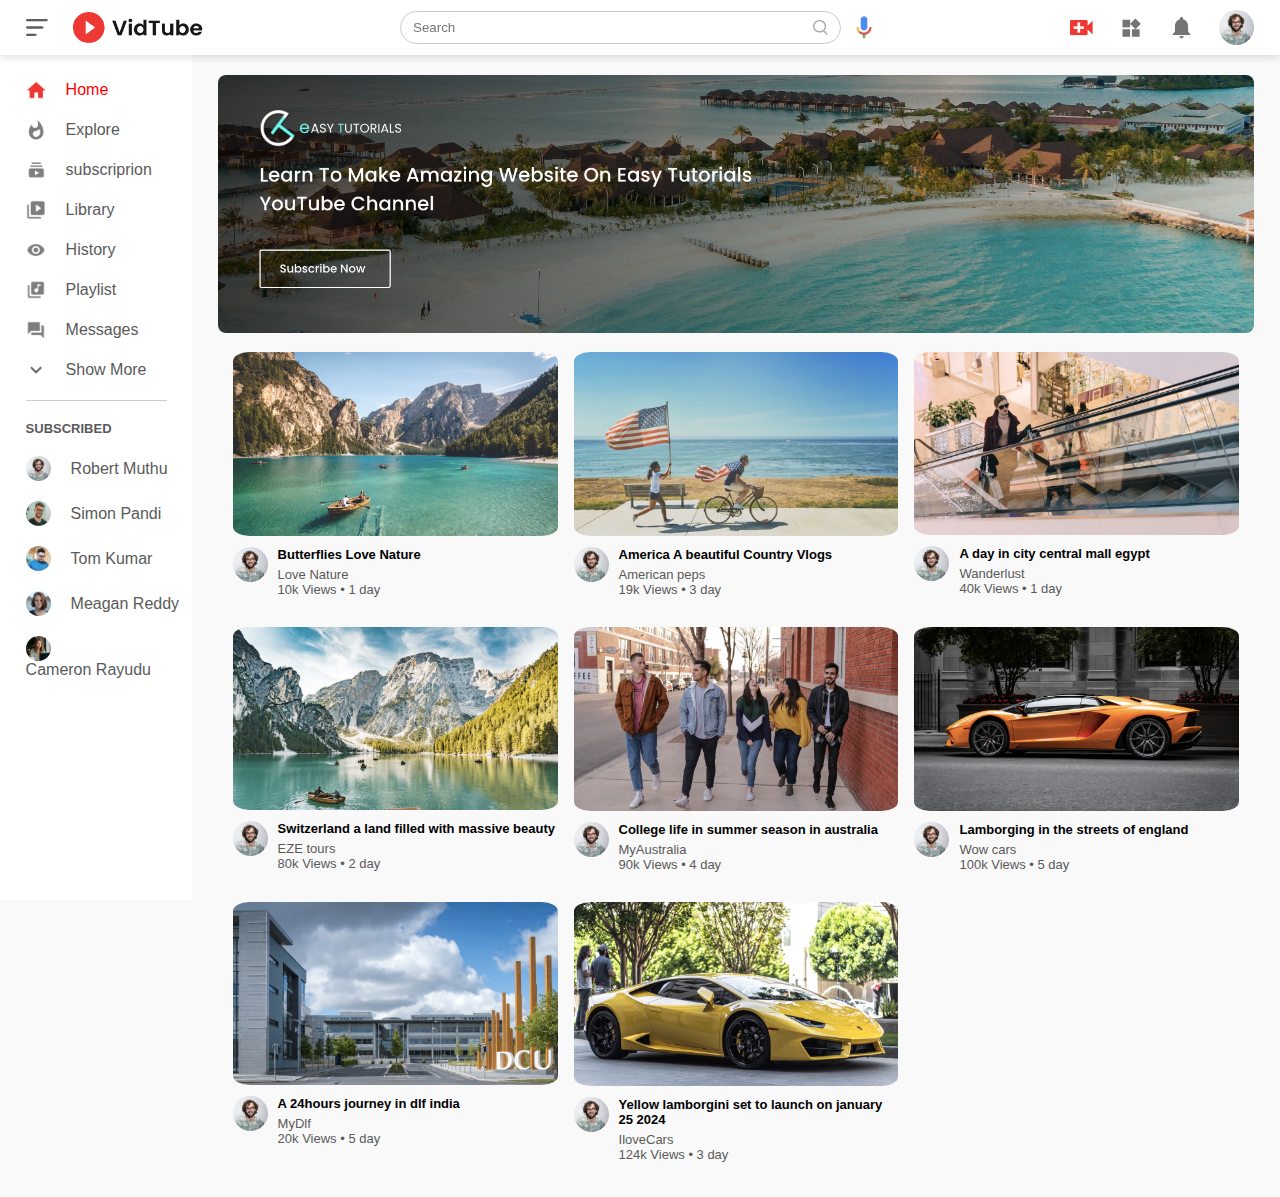
<file: index.html>
<!DOCTYPE html>
<html lang="en">
<head>
    <meta charset="UTF-8">
    <meta name="viewport" content="width=device-width, initial-scale=1.0">
    <title>Video-Sharing-YT</title>
    <link rel="stylesheet" href="styles.css">
</head>
<body>
    <nav class="flex-div">
        <div class="nav-left flex-div">
            <img src="images/menu.png" class="menu-icon">
            <img src="images/logo.png" class="logo">
        </div>
        <div class="nav-middle flex-div">
            <div class="search-box flex-div">
                <input type="text" placeholder="Search">
                <img src="images/search.png">
            </div>
            <img src="images/voice-search.png" class="mic-icon" alt="">

        </div>
        <div class="nav-right flex-div">
            <img src="images/upload.png" alt="">
            <img src="images/more.png" alt="">
            <img src="images/notification.png" alt="">
            <img src="images/Jack.png" class="user-icon">
        </div>
    </nav>

    <!-- ---------------sidebar ------------------->
    <div class="sidebar">
        <div class="shortcut-links">
            <a href=""><img src="images/home.png"><p>Home</p></a>
            <a href=""><img src="images/explore.png"><p>Explore</p></a>
            <a href=""><img src="images/subscriprion.png"><p>subscriprion</p></a>
            <a href=""><img src="images/library.png"><p>Library</p></a>
            <a href=""><img src="images/history.png"><p>History</p></a>
            <a href=""><img src="images/playlist.png"><p>Playlist</p></a>
            <a href=""><img src="images/messages.png"><p>Messages</p></a>
            <a href=""><img src="images/show-more.png"><p>Show More</p></a>
            <hr>
        </div>
        <div class="subcribed-list">
            <h3>SUBSCRIBED</h3>
            <a href=""><img src="images/Jack.png"><p>Robert Muthu</p></a>
            <a href=""><img src="images/simon.png"><p>Simon Pandi</p></a>
            <a href=""><img src="images/tom.png"><p>Tom Kumar</p></a>
            <a href=""><img src="images/megan.png"><p>Meagan Reddy</p></a>
            <a href=""><img src="images/cameron.png"><p>Cameron Rayudu</p></a>

        </div>
    </div>
<!-- -------------------main------------- -->

<div class="container">
    <div class="banner">
        <img src="images/banner.png" alt="">
    </div>


<div class="list-container">
    <div class="vid-list">
        <a href="play-vedio.html"><img src="images/thumbnail1.png" class="thumbnail"></a>
        
        <div class="flex-div">
                <img src="images/Jack.png" alt="">
                <div class="vid-info">
                    <a href="play-vedio.html">Butterflies Love Nature</a>
                    <p>Love Nature</p>
                    <p>10k Views  &bull;  1 day</p>
                </div>
        </div>
    </div>



<div class="vid-list">
    <a href=""><img src="images/thumbnail2.png" class="thumbnail"></a>
    
    <div class="flex-div">
            <img src="images/Jack.png" alt="">
            <div class="vid-info">
                <a href="">America A beautiful Country Vlogs</a>
                <p>American peps</p>
                <p>19k Views  &bull;  3 day</p>
            </div>
    </div>
</div>



<div class="vid-list">
    <a href=""><img src="images/thumbnail3.png" class="thumbnail"></a>
    
    <div class="flex-div">
            <img src="images/Jack.png" alt="">
            <div class="vid-info">
                <a href="">A day in city central mall egypt</a>
                <p>Wanderlust</p>
                <p>40k Views  &bull;  1 day</p>
            </div>
    </div>
</div>





<div class="vid-list">
    <a href=""><img src="images/thumbnail4.png" class="thumbnail"></a>
    
    <div class="flex-div">
            <img src="images/Jack.png" alt="">
            <div class="vid-info">
                <a href="">Switzerland a land filled with massive beauty</a>
                <p>EZE tours</p>
                <p>80k Views  &bull;  2 day</p>
            </div>
    </div>
</div>



<div class="vid-list">
    <a href=""><img src="images/thumbnail5.png" class="thumbnail"></a>
    
    <div class="flex-div">
            <img src="images/Jack.png" alt="">
            <div class="vid-info">
                <a href="">College life in summer season in australia</a>
                <p>MyAustralia</p>
                <p>90k Views  &bull;  4 day</p>
            </div>
    </div>
</div>





<div class="vid-list">
    <a href=""><img src="images/thumbnail6.png" class="thumbnail"></a>
    
    <div class="flex-div">
            <img src="images/Jack.png" alt="">
            <div class="vid-info">
                <a href="">Lamborging in the streets of england </a>
                <p>Wow cars</p>
                <p>100k Views  &bull;  5 day</p>
            </div>
    </div>
</div>

<div class="vid-list">
    <a href=""><img src="images/thumbnail7.png" class="thumbnail"></a>
    
    <div class="flex-div">
            <img src="images/Jack.png" alt="">
            <div class="vid-info">
                <a href="">A 24hours journey in dlf india</a>
                <p>MyDlf</p>
                <p>20k Views  &bull;  5 day</p>
            </div>
    </div>
</div>

<div class="vid-list">
    <a href=""><img src="images/thumbnail8.png" class="thumbnail"></a>
    
    <div class="flex-div">
            <img src="images/Jack.png" alt="">
            <div class="vid-info">
                <a href="">Yellow lamborgini set to launch on january 25 2024</a>
                <p>IloveCars</p>
                <p>124k Views  &bull;  3 day</p>
            </div>
    </div>
</div>

</div>


</div>






</div>
   

<script src="script.js"></script>
    
</body>
</html>
</file>
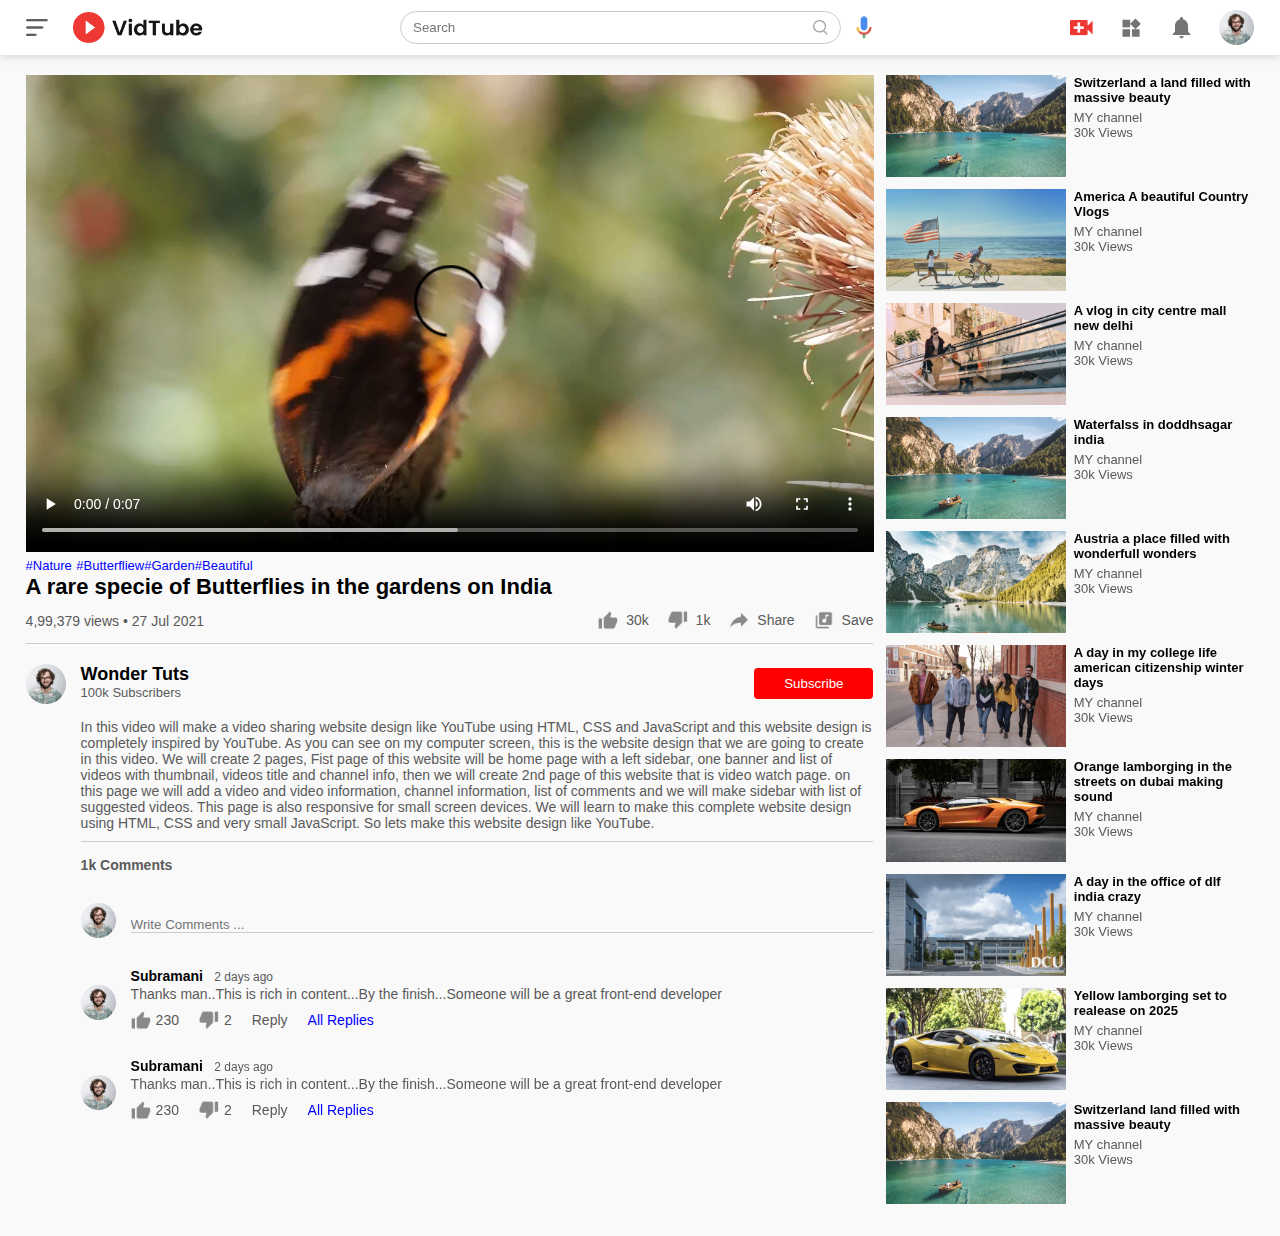
<file: play-vedio.html>
<!DOCTYPE html>
<html lang="en">
<head>
    <meta charset="UTF-8">
    <meta name="viewport" content="width=device-width, initial-scale=1.0">
    <title>Play video</title>
    <link rel="stylesheet" href="styles.css">
</head>
<body>

    <nav class="flex-div">
        <div class="nav-left flex-div">
            <img src="images/menu.png" class="menu-icon">
            <img src="images/logo.png" class="logo">
        </div>
        <div class="nav-middle flex-div">
            <div class="search-box flex-div">
                <input type="text" placeholder="Search">
                <img src="images/search.png">
            </div>
            <img src="images/voice-search.png" class="mic-icon" alt="">

        </div>
        <div class="nav-right flex-div">
            <img src="images/upload.png" alt="">
            <img src="images/more.png" alt="">
            <img src="images/notification.png" alt="">
            <img src="images/Jack.png" class="user-icon">
        </div>
    </nav>


    <div class="container play-container">
        <div class="row">
            <div class="play-vedio">
                <video controls  autoplay>
                    <source src="images/butterfly_flower_insect_nature_515.mp4" type="video/mp4">
                </video>
                    <div class="tags">
                        <a href="">#Nature</a> <a href="">#Butterfliew</a><a href="">#Garden</a><a href="">#Beautiful</a>
                    </div>
                    <h3>A rare specie of Butterflies in the gardens on India</h3>
                    <div class="play-vedio-info">
                        <p>
                            4,99,379 views &bull; 27 Jul 2021
                        </p>
                        <div>
                            <a href=""><img src="images/like.png" alt="">30k</a>
                            <a href=""><img src="images/dislike.png" alt="">1k</a>
                            <a href=""><img src="images/share.png" alt="">Share</a>
                            <a href=""><img src="images/save.png" alt="">Save</a>
                            
                        </div>
                    </div>
                    <hr>
                    <div class="publisher">
                        <img src="images/Jack.png" alt="">
                        <div>
                            <p>
                                Wonder Tuts
                            </p>
                            <span>
                                100k Subscribers
                            </span>
                        </div>
                        <button type="button">Subscribe</button>
                    </div>

                    <div class="vid-description">
                        <p>In this video will make a video sharing website design like YouTube using HTML, CSS and JavaScript and this website design is completely inspired by YouTube. As you can see on my computer screen, this is the website design that we are going to create in this video.
                            We will create 2 pages, Fist page of this website will be home page with a left sidebar, one banner and list of videos with thumbnail, videos title and channel info, then we will create 2nd page of this website that is video watch page. on this page we will add a video and video information, channel information, list of comments and we will make sidebar with list of suggested videos.
                            This page is also responsive for small screen devices. We will learn to make this complete website design using HTML, CSS and very small JavaScript. So lets make this website design like YouTube.</p>
                            
                    
                    <hr>
                    <h4>1k Comments</h4>

                            <div class="add-comment">
                                <img src="images/Jack.png" alt="">
                                <input type="text" placeholder="Write Comments ...">
                            </div>

                            <div class="old-comment">
                                <img src="images/Jack.png" alt="">
                                <div>
                                    <h3>Subramani<span> 2 days ago</span></h3>
                                    <p>Thanks man..This is rich in content...By the finish...Someone will be a  great front-end developer</p>

                                    <div class="comment-action">
                                        <img src="images/like.png" alt="">
                                        <span>230</span>
                                        <img src="images/dislike.png" alt="">
                                        <span>2</span>
                                        <span>Reply</span>
                                        <a href="">All Replies</a>
                                    </div>
                                </div>

                            </div>
                            <div class="old-comment">
                                <img src="images/Jack.png" alt="">
                                <div>
                                    <h3>Subramani<span> 2 days ago</span></h3>
                                    <p>Thanks man..This is rich in content...By the finish...Someone will be a  great front-end developer</p>

                                    <div class="comment-action">
                                        <img src="images/like.png" alt="">
                                        <span>230</span>
                                        <img src="images/dislike.png" alt="">
                                        <span>2</span>
                                        <span>Reply</span>
                                        <a href="">All Replies</a>
                                    </div>
                                </div>

                            </div>


                </div>
                    
            </div>

            <div class="right-sidebar">
                <div class="side-video-list">
                    <a href="" class="small-thumbnail"> <img src="images/thumbnail1.png"></a>
                   
                    <div class="vid-info">
                        <a href="">Switzerland a land filled with massive beauty</a>
                        <p>MY channel</p>
                        <p>30k Views</p>
                    </div>
                </div>
                <div class="side-video-list">
                    <a href="" class="small-thumbnail"> <img src="images/thumbnail2.png"></a>
                   
                    <div class="vid-info">
                        <a href="">America A beautiful Country Vlogs</a>
                        <p>MY channel</p>
                        <p>30k Views</p>
                    </div>
                </div><div class="side-video-list">
                    <a href="" class="small-thumbnail"> <img src="images/thumbnail3.png"></a>
                   
                    <div class="vid-info">
                        <a href="">A vlog in city centre mall new delhi </a>
                        <p>MY channel</p>
                        <p>30k Views</p>
                    </div>
                </div><div class="side-video-list">
                    <a href="" class="small-thumbnail"> <img src="images/thumbnail1.png"></a>
                   
                    <div class="vid-info">
                        <a href="">Waterfalss in doddhsagar india </a>
                        <p>MY channel</p>
                        <p>30k Views</p>
                    </div>
                </div><div class="side-video-list">
                    <a href="" class="small-thumbnail"> <img src="images/thumbnail4.png"></a>
                   
                    <div class="vid-info">
                        <a href="">Austria a place filled with wonderfull wonders</a>
                        <p>MY channel</p>
                        <p>30k Views</p>
                    </div>
                </div><div class="side-video-list">
                    <a href="" class="small-thumbnail"> <img src="images/thumbnail5.png"></a>
                   
                    <div class="vid-info">
                        <a href="">A day in my college life american citizenship winter days</a>
                        <p>MY channel</p>
                        <p>30k Views</p>
                    </div>
                </div><div class="side-video-list">
                    <a href="" class="small-thumbnail"> <img src="images/thumbnail6.png"></a>
                   
                    <div class="vid-info">
                        <a href="">Orange lamborging in the streets on dubai making sound</a>
                        <p>MY channel</p>
                        <p>30k Views</p>
                    </div>
                </div><div class="side-video-list">
                    <a href="" class="small-thumbnail"> <img src="images/thumbnail7.png"></a>
                   
                    <div class="vid-info">
                        <a href="">A day in the office of dlf india crazy</a>
                        <p>MY channel</p>
                        <p>30k Views</p>
                    </div>
                </div><div class="side-video-list">
                    <a href="" class="small-thumbnail"> <img src="images/thumbnail8.png"></a>
                   
                    <div class="vid-info">
                        <a href="">Yellow lamborging set to realease on 2025</a>
                        <p>MY channel</p>
                        <p>30k Views</p>
                    </div>
                </div><div class="side-video-list">
                    <a href="" class="small-thumbnail"> <img src="images/thumbnail1.png"></a>
                   
                    <div class="vid-info">
                        <a href="">Switzerland land filled with massive beauty</a>
                        <p>MY channel</p>
                        <p>30k Views</p>
                    </div>
                </div>


            </div>
        </div>


    </div>


    
</body>
</html>
</file>
<file: styles.css>
*{
    margin: 0;
    padding: 0;
    font-family: 'poppins',sans-serif;
    box-sizing: border-box;
}

a{
    text-decoration: none;
    color: #5a5a5a;
}

img{
    cursor: pointer;
}

.flex-div{
    display: flex;
    align-items: center;
}
nav{
    padding: 10px 2%;
    justify-content: space-between;
    box-shadow: 0 0 10px rgba(0, 0, 0, 0.2);
    background: #fff;
    position: sticky;
    top: 0;
    z-index: 10;
}

.nav-right img{
    width: 25px;
    margin-right: 25px;
}

.nav-right .user-icon{
    width: 35px;
    border-radius: 50%;
    margin-right: 0;
}

.nav-left .menu-icon{
    width: 22px;
    margin-right: 25px;
}

.nav-left .logo{
    width: 130px;
}

.nav-middle .mic-icon{
    width: 16px;
}

.nav-middle .search-box{
    border: 1px solid #ccc;
    margin-right: 15px;
    padding: 8px 12px;
    border-radius: 25px;
}
.nav-middle .search-box input{
    width: 400px;
    border: 0;
    outline: 0;
    background: transparent;
}
.nav-middle .search-box img{
    width: 15px;
}



/* -----------------sidebar-------------------- */

.sidebar{
    background: #fff;
    width: 15%;
    height: 100vh;
    position: fixed;
    top: 0;
    padding-left: 2%;
    padding-top: 80px;
}

.shortcut-links a img{
    width: 20px;
    margin-right: 20px;
}

.shortcut-links a{
    display: flex;
    align-items: center;
    margin-bottom: 20px;
    width: fit-content;
    flex-wrap: wrap;
}

.shortcut-links a:first-child{
    color: red;
}

.sidebar hr{
    border: 0;
    height: 1px;
    background: #ccc;
    width: 85%;
}


.subcribed-list h3{
    font-size: 13px;
    margin: 20px 0;
    color: #5a5a5a;
}
.subcribed-list a{
    display: flex;
    align-items: center;
    margin-bottom: 20px;
    width: fit-content;
    flex-wrap: wrap;
}
.subcribed-list a img{
    width: 25px;
    border-radius: 50%;
    margin-right: 20px;
}

.small-sidebar{
    width: 5%;
}
.small-sidebar a p{
    display: none;
}
.small-sidebar h3{
    display: none;
}

.small-sidebar hr{
    width: 50%;
    margin-bottom: 25px;
}

/* -----------------main---------- */

.container{
    background: #f9f9f9;
    padding-left: 17%;
    padding-right: 2%;
    padding-top: 20px;
    padding-bottom: 20px;
}

.large-container{
    padding-left: 7%;
}

.banner{
    width: 100%;
}
.banner img{
    width: 100%;
    border-radius: 8px;
}
.list-container{
    display: grid;
    grid-template-columns: repeat(auto-fit,minmax(250px,1fr));
    grid-column-gap: 16px;
    grid-row-gap: 30px;
    margin: 15px;
}

.vid-list .thumbnail{

    width: 100%;
    border-radius: 5%;
}

.vid-list .flex-div{
    align-items: flex-start;
    margin-top: 7px;
}

.vid-list .flex-div img{
    width: 35px;
    margin-right: 10px;
    border-radius: 50%;
}

.vid-info{
    color: #5a5a5a;
    font-size: 13px;
}

.vid-info a{
    color: #000;
    font-weight: 600;
    display: block;
    margin-bottom: 5px;
}

@media (max-width: 900px) {
    .menu-icon{
        display: none;
    }
    .sidebar{
        display: none;
    }
    .container , .large-container{
        padding-left: 5%;
        padding-right: 5%;
    }
    .nav-right img{
        display: none;
    }
    .nav-right .user-icon{
        display: block;
        width: 30px;
    }
     .nav-middle .search-box input{
        width: 100px;
     }
     .nav-middle .mic-icon{
        display: none;
     }
     .logo{
        width: 90px;
     }


}
/* ----------------------play vedio page----------------- */

.play-container{
    padding-left: 2%;
}

.row{
    display: flex;
    justify-content: space-between;
    flex-wrap: wrap;
}
.play-vedio{
    flex-basis: 69%;
}
.right-sidebar{
    flex-basis: 30%;
}

.play-vedio video{
    width: 100%;
}

.side-video-list{
    display: flex;
    justify-content: space-between;
    margin-bottom: 8px;
}
.side-video-list img{
    width: 100%;
}
.side-video-list .small-thumbnail{
    flex-basis: 49%;
}

.side-video-list .vid-info{
    flex-basis: 49%;
}

.play-vedio .tags a{
    color: #0000ff;
    font-size: 13px;
}

.play-vedio h3{
    font-weight: 600;
    font-size: 22px;
}

.play-vedio-info{
    display: flex;
    align-items: center;
    justify-content: space-between;
    flex-wrap: wrap;
    margin-top: 10px;
    font-size: 14px;
    color: #5a5a5a;
}


.play-vedio .play-vedio-info a img{
    width: 20px;
    margin-right: 8px;
}


.play-vedio .play-vedio-info a{
    display: inline-flex;
    align-items: center;
    margin-left: 15px;
}


.play-vedio hr{
    border: 0;
    height: 1px;
    background: #ccc;
    margin: 10px 0;
}
.publisher{
    display: flex;
    align-items: center;
    margin-top: 20px;
}

.publisher div{
    flex: 1;
    line-height: 18px;
}

.publisher img{
    width: 40px;
    border-radius: 50%;
    margin-right: 15px;
}

.publisher div p{
    color: black;
    font-weight: 600;
    font-size: 18px;
}
.publisher div span{
    font-size: 13px;
    color: #5a5a5a;
}

.publisher button{
    background: red;
    color: #fff;
    padding: 8px 30px;
    border: 0;
    outline: 0;
    border-radius: 4px;
    cursor: pointer;
}

.vid-description{
    padding-left: 55px;
    margin: 15px 0;
}

.vid-description p {
    font-size: 14px;
    margin-bottom: 5px;
    color: #5a5a5a;
}


.vid-description h4{
    font-size: 14px;
    color: #5a5a5a;
    margin-top: 15px;

}

.add-comment{
    display: flex;
    align-items: center;
    margin: 30px 0;
}

.add-comment img{
    width: 35px;
    border-radius: 50%;
    margin-right: 15px;
}


.add-comment  input{
    border: 0;
    outline: 0;
    border-bottom: 1px solid #ccc;
    width: 100%;
    padding-top: 10px;
    background: transparent;
}

.old-comment{
    display: flex;
    align-items: center;
    margin: 20px 0;

}


.old-comment img{
    width: 35px;
    border-radius: 50%;
    margin-right: 15px;
}

.old-comment h3{
    font-size: 14px;
    margin-bottom: 2px;
}

.old-comment h3 span{
    font-size: 12px;
    color: #5a5a5a;
    font-weight: 500;
    margin-left: 8px;

}

.old-comment .comment-action{
    display: flex;
    align-items: center;
    margin: 8px 0;
    font-size: 14px;
}

.old-comment .comment-action img{
    border-radius: 0;
    width: 20px;
    margin-right: 5px;
}

.old-comment .comment-action span{
    margin-right: 20px;
    color: #5a5a5a;
}

.old-comment .comment-action a{
    color: #0000ff;
}

@media (max-width:900px){
    .play-vedio{
        flex-basis: 100%;
    }
    .right-sidebar{
        flex-basis: 100%;
    }
    .play-container{
        padding-left: 5%;
    }
    .vid-description{
        padding-left: 0;
    }

    .play-vedio .play-vedio-info a {
        margin-left: 0;
        margin-right: 15px;
        margin-top: 15px;
    }
}
</file>
